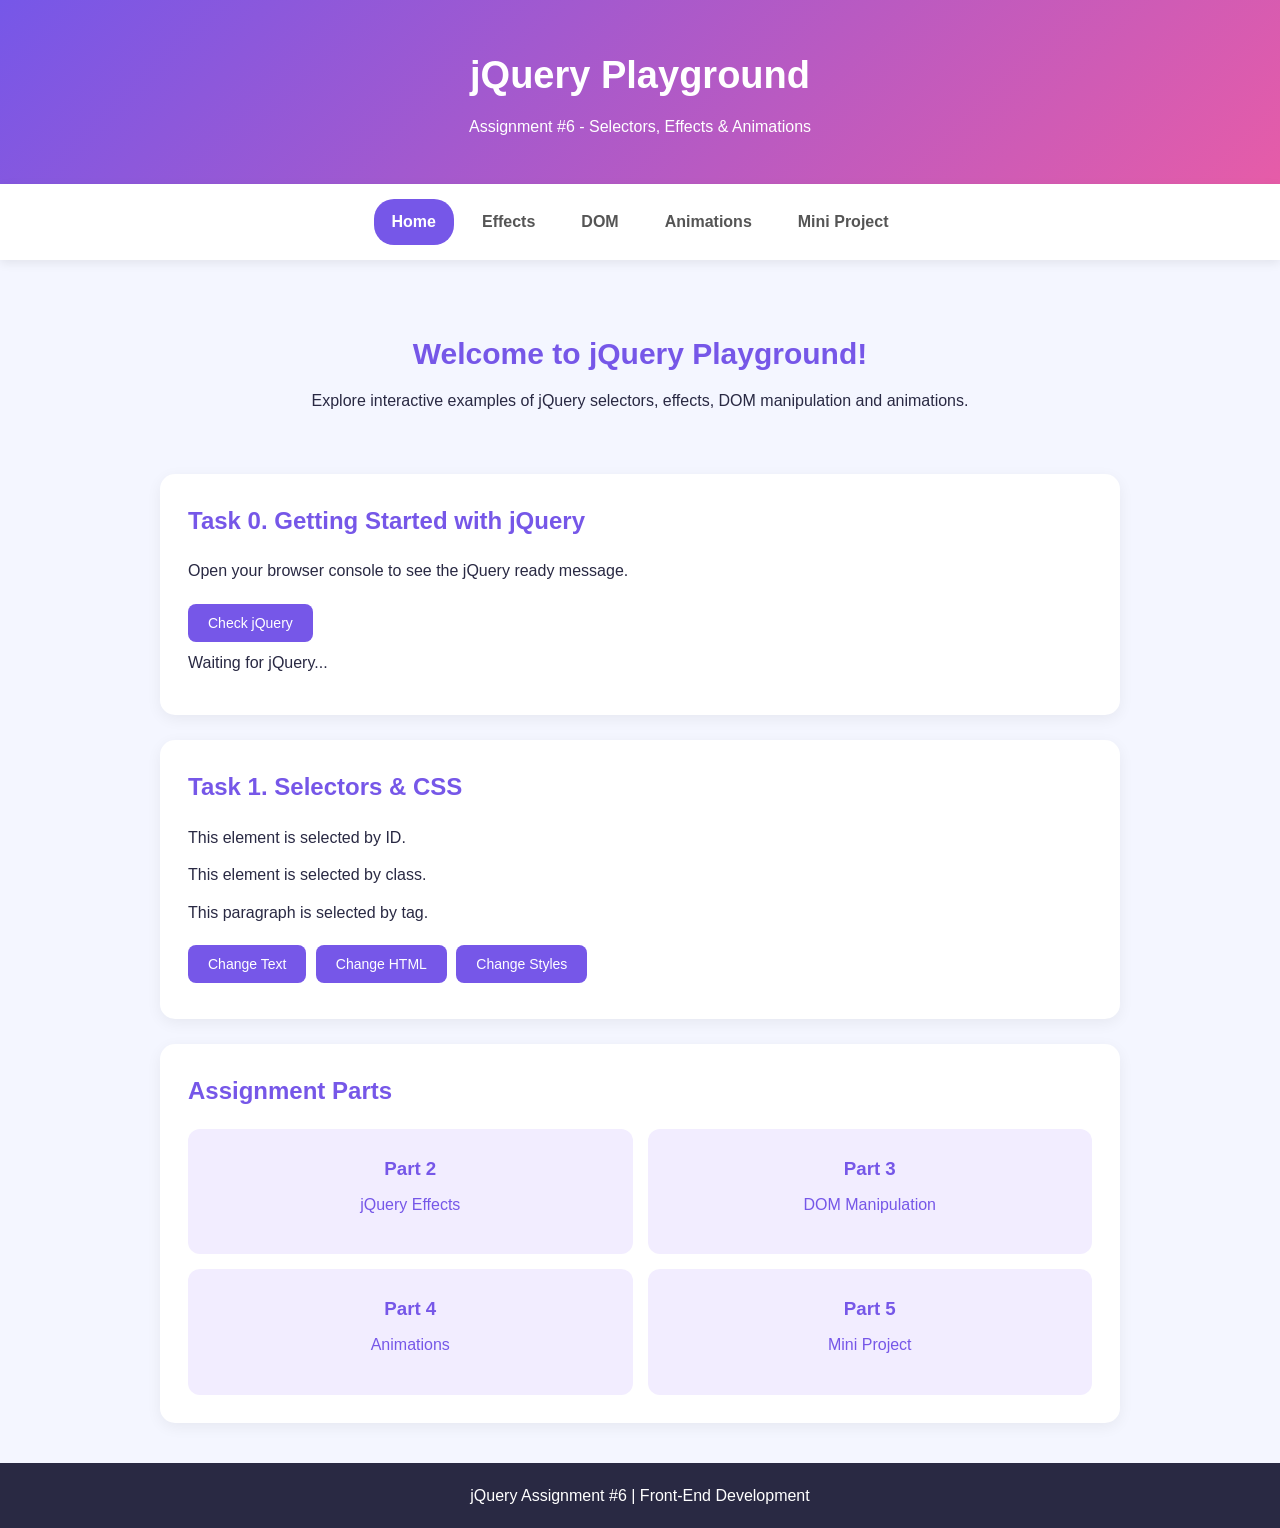
<file: index.html>
<!DOCTYPE html>
<html lang="en">
<head>
    <meta charset="UTF-8">
    <meta name="viewport" content="width=device-width, initial-scale=1.0">
    <title>jQuery Assignment | Home</title>
    <link rel="stylesheet" href="style.css">
    <script src="https://code.jquery.com/jquery-3.7.1.min.js"></script>
    <script src="script.js"></script>
</head>
<body>

<header>
    <h1>jQuery Playground</h1>
    <p>Assignment #6 - Selectors, Effects & Animations</p>
</header>

<nav>
    <a href="index.html" class="active">Home</a>
    <a href="effects.html">Effects</a>
    <a href="dom.html">DOM</a>
    <a href="animations.html">Animations</a>
    <a href="project.html">Mini Project</a>
</nav>

<main>
    <section class="welcome">
        <h2>Welcome to jQuery Playground!</h2>
        <p>Explore interactive examples of jQuery selectors, effects, DOM manipulation and animations.</p>
    </section>

    <section class="card">
        <h2>Task 0. Getting Started with jQuery</h2>
        <p>Open your browser console to see the jQuery ready message.</p>
        <button id="checkJquery">Check jQuery</button>
        <p id="jqueryStatus">Waiting for jQuery...</p>
    </section>

    <section class="card">
        <h2>Task 1. Selectors & CSS</h2>

        <p id="idExample">This element is selected by ID.</p>
        <p class="classExample">This element is selected by class.</p>
        <p>This paragraph is selected by tag.</p>

        <button id="changeText">Change Text</button>
        <button id="changeHtml">Change HTML</button>
        <button id="changeStyle">Change Styles</button>
    </section>

    <section class="card">
        <h2>Assignment Parts</h2>

        <div class="grid">
            <a href="effects.html" class="feature">
                <h3>Part 2</h3>
                <p>jQuery Effects</p>
            </a>

            <a href="dom.html" class="feature">
                <h3>Part 3</h3>
                <p>DOM Manipulation</p>
            </a>

            <a href="animations.html" class="feature">
                <h3>Part 4</h3>
                <p>Animations</p>
            </a>

            <a href="project.html" class="feature">
                <h3>Part 5</h3>
                <p>Mini Project</p>
            </a>
        </div>
    </section>
</main>

<footer>
    <p>jQuery Assignment #6 | Front-End Development</p>
</footer>

</body>
</html>
</file>
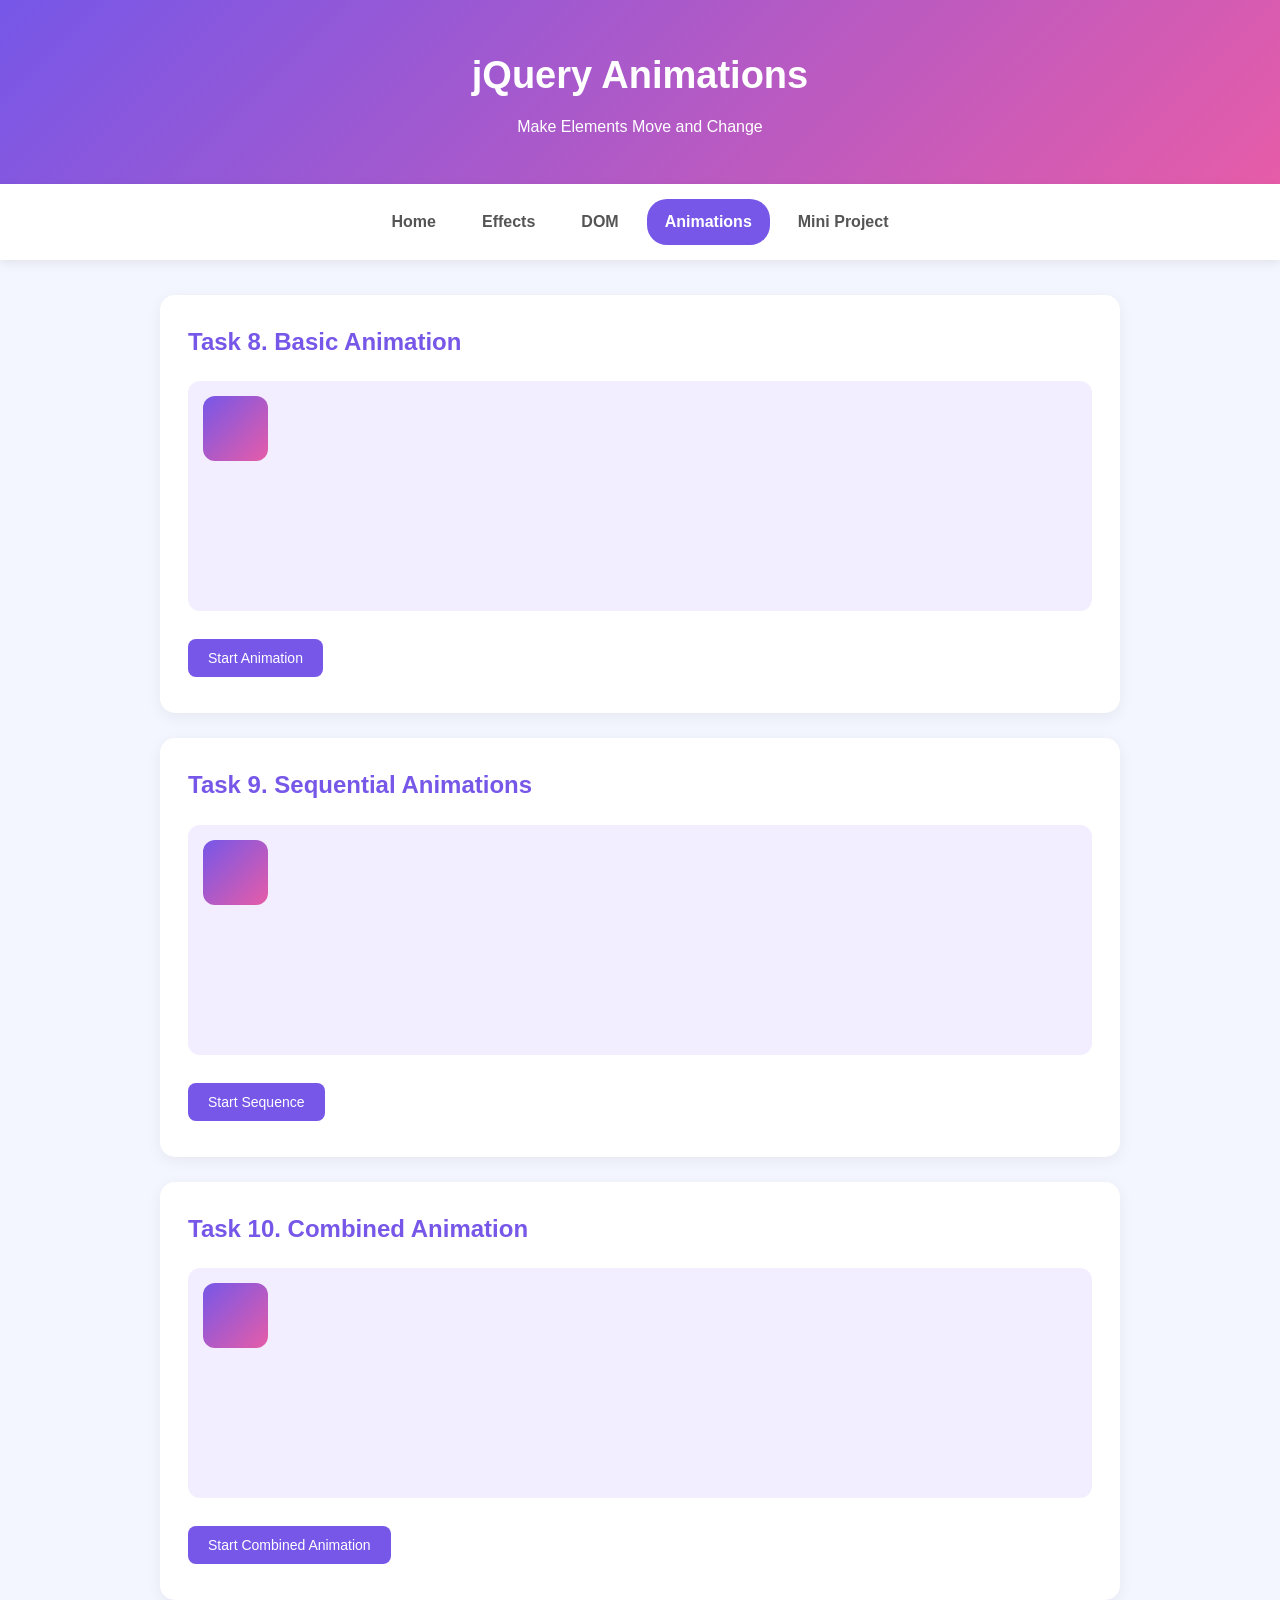
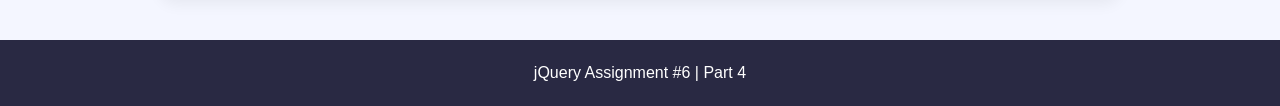
<file: animations.html>
<!DOCTYPE html>
<html lang="en">
<head>
    <meta charset="UTF-8">
    <meta name="viewport" content="width=device-width, initial-scale=1.0">
    <title>jQuery Animations</title>
    <link rel="stylesheet" href="style.css">
    <script src="https://code.jquery.com/jquery-3.7.1.min.js"></script>
    <script src="script.js"></script>
</head>
<body>

<header>
    <h1>jQuery Animations</h1>
    <p>Make Elements Move and Change</p>
</header>

<nav>
    <a href="index.html">Home</a>
    <a href="effects.html">Effects</a>
    <a href="dom.html">DOM</a>
    <a href="animations.html" class="active">Animations</a>
    <a href="project.html">Mini Project</a>
</nav>

<main>

    <section class="card">
        <h2>Task 8. Basic Animation</h2>

        <div class="animation-area">
            <div id="basicBox" class="animation-box"></div>
        </div>

        <button id="basicAnimate">Start Animation</button>
    </section>

    <section class="card">
        <h2>Task 9. Sequential Animations</h2>

        <div class="animation-area">
            <div id="sequenceBox" class="animation-box"></div>
        </div>

        <button id="sequenceAnimate">Start Sequence</button>
    </section>

    <section class="card">
        <h2>Task 10. Combined Animation</h2>

        <div class="animation-area">
            <div id="combinedBox" class="animation-box"></div>
        </div>

        <button id="combinedAnimate">Start Combined Animation</button>
    </section>

</main>

<footer>
    <p>jQuery Assignment #6 | Part 4</p>
</footer>

</body>
</html>
</file>
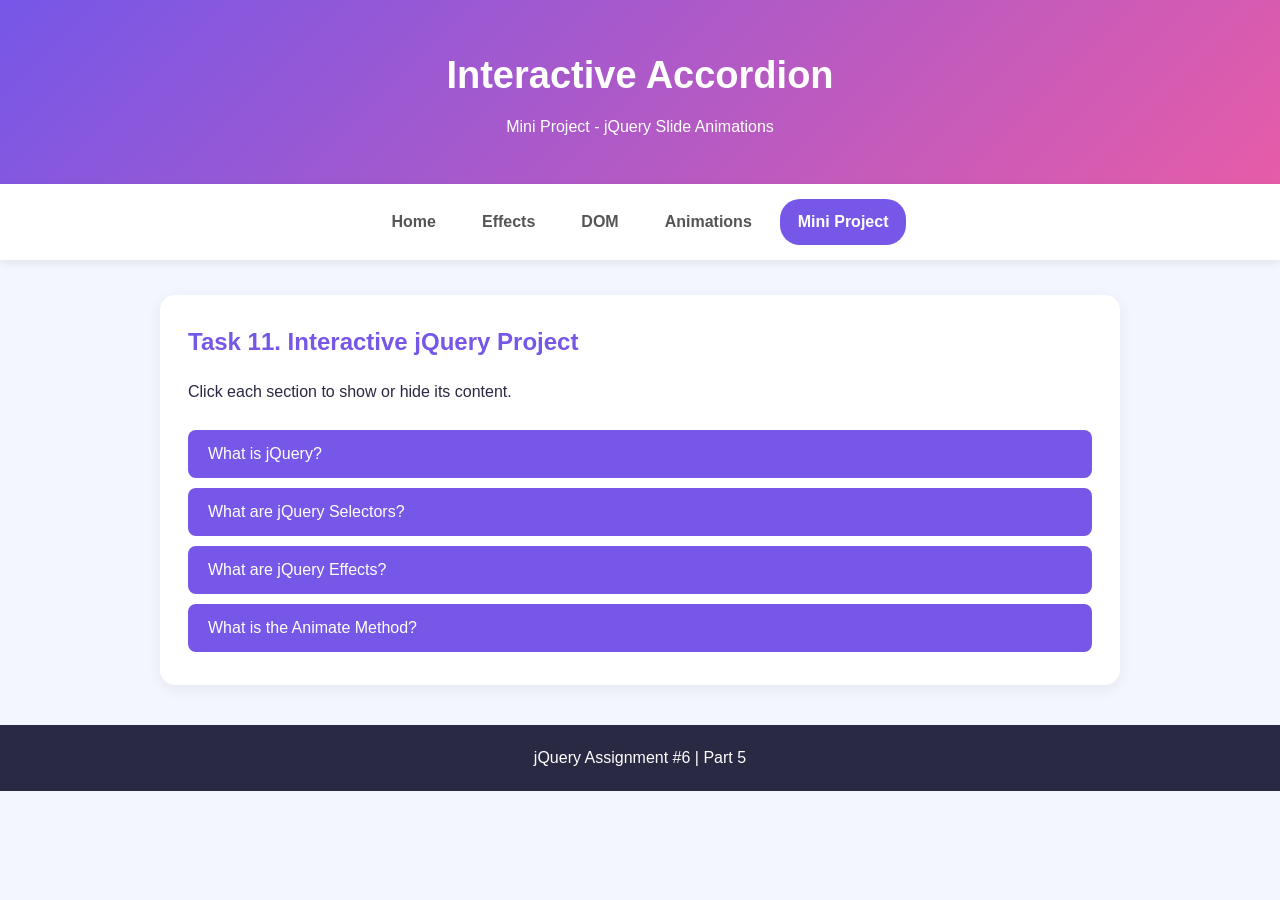
<file: project.html>
<!DOCTYPE html>
<html lang="en">
<head>
    <meta charset="UTF-8">
    <meta name="viewport" content="width=device-width, initial-scale=1.0">
    <title>Mini Project - Accordion</title>
    <link rel="stylesheet" href="style.css">
    <script src="https://code.jquery.com/jquery-3.7.1.min.js"></script>
    <script src="script.js"></script>
</head>
<body>

<header>
    <h1>Interactive Accordion</h1>
    <p>Mini Project - jQuery Slide Animations</p>
</header>

<nav>
    <a href="index.html">Home</a>
    <a href="effects.html">Effects</a>
    <a href="dom.html">DOM</a>
    <a href="animations.html">Animations</a>
    <a href="project.html" class="active">Mini Project</a>
</nav>

<main>

    <section class="card">
        <h2>Task 11. Interactive jQuery Project</h2>

        <p>Click each section to show or hide its content.</p>

        <div class="accordion">

            <button class="accordion-title">What is jQuery?</button>
            <div class="accordion-content">
                <p>jQuery is a JavaScript library that makes HTML manipulation, event handling and animations easier.</p>
            </div>

            <button class="accordion-title">What are jQuery Selectors?</button>
            <div class="accordion-content">
                <p>Selectors allow us to find HTML elements using IDs, classes and tags.</p>
            </div>

            <button class="accordion-title">What are jQuery Effects?</button>
            <div class="accordion-content">
                <p>Effects like hide, show, fade and slide help create interactive websites.</p>
            </div>

            <button class="accordion-title">What is the Animate Method?</button>
            <div class="accordion-content">
                <p>The animate method changes CSS properties over time to create animations.</p>
            </div>

        </div>
    </section>

</main>

<footer>
    <p>jQuery Assignment #6 | Part 5</p>
</footer>

</body>
</html>
</file>
<file: style.css>
* {
    margin: 0;
    padding: 0;
    box-sizing: border-box;
}

body {
    font-family: Arial, sans-serif;
    background: #f4f6ff;
    color: #292943;
    line-height: 1.6;
}

header {
    background: linear-gradient(135deg, #7657e8, #e65ca8);
    color: white;
    text-align: center;
    padding: 45px 20px;
}

header h1 {
    font-size: 38px;
    margin-bottom: 8px;
}

header p {
    font-size: 16px;
}

nav {
    background: white;
    display: flex;
    justify-content: center;
    flex-wrap: wrap;
    gap: 10px;
    padding: 15px;
    box-shadow: 0 3px 10px rgba(0,0,0,0.08);
}

nav a {
    text-decoration: none;
    color: #555;
    padding: 10px 18px;
    border-radius: 20px;
    font-weight: bold;
    transition: 0.3s;
}

nav a:hover,
nav a.active {
    background: #7657e8;
    color: white;
}

main {
    max-width: 1000px;
    margin: 35px auto;
    padding: 0 20px;
}

.welcome {
    text-align: center;
    padding: 35px 20px;
    margin-bottom: 25px;
}

.welcome h2 {
    font-size: 30px;
    color: #7657e8;
    margin-bottom: 10px;
}

.card {
    background: white;
    padding: 28px;
    margin-bottom: 25px;
    border-radius: 15px;
    box-shadow: 0 4px 15px rgba(0,0,0,0.06);
}

.card h2 {
    color: #7657e8;
    margin-bottom: 18px;
}

.card p {
    margin-bottom: 12px;
}

button {
    background: #7657e8;
    color: white;
    border: none;
    padding: 11px 20px;
    margin: 8px 5px 8px 0;
    border-radius: 8px;
    cursor: pointer;
    font-size: 14px;
    transition: 0.3s;
}

button:hover {
    background: #e65ca8;
    transform: translateY(-2px);
}

.grid {
    display: grid;
    grid-template-columns: repeat(2, 1fr);
    gap: 15px;
}

.feature {
    background: #f2edff;
    padding: 25px;
    border-radius: 12px;
    text-align: center;
    text-decoration: none;
    color: #7657e8;
    transition: 0.3s;
}

.feature:hover {
    background: #7657e8;
    color: white;
    transform: translateY(-4px);
}

.feature h3 {
    margin-bottom: 8px;
}

.demo-image {
    display: block;
    width: 100%;
    max-width: 450px;
    height: 250px;
    object-fit: cover;
    border-radius: 12px;
    margin: 20px 0;
}

#slidePanel {
    background: #f2edff;
    padding: 25px;
    border-radius: 10px;
    margin-top: 15px;
}

#slidePanel h3 {
    color: #7657e8;
}

ul {
    padding-left: 25px;
    margin-bottom: 15px;
}

ul li {
    padding: 5px;
}

#dynamicLink {
    color: #7657e8;
    font-weight: bold;
}

input {
    display: block;
    width: 100%;
    padding: 12px;
    margin: 8px 0 18px;
    border: 1px solid #ccc;
    border-radius: 8px;
    font-size: 15px;
}

label {
    font-weight: bold;
}

.output {
    background: #f2edff;
    padding: 20px;
    border-radius: 10px;
    margin-top: 20px;
}

.output h3 {
    color: #7657e8;
    margin-bottom: 10px;
}

.animation-area {
    position: relative;
    width: 100%;
    height: 230px;
    background: #f2edff;
    border-radius: 12px;
    margin: 20px 0;
    overflow: hidden;
}

.animation-box {
    position: absolute;
    width: 65px;
    height: 65px;
    background: linear-gradient(135deg, #7657e8, #e65ca8);
    border-radius: 12px;
    top: 15px;
    left: 15px;
}

.accordion {
    margin-top: 20px;
}

.accordion-title {
    width: 100%;
    text-align: left;
    margin: 5px 0;
    padding: 15px 20px;
    background: #7657e8;
    border-radius: 8px;
    font-size: 16px;
}

.accordion-content {
    display: none;
    background: #f2edff;
    padding: 20px;
    border-radius: 8px;
}

footer {
    background: #292943;
    color: white;
    text-align: center;
    padding: 20px;
    margin-top: 40px;
}

@media (max-width: 600px) {
    header h1 {
        font-size: 28px;
    }

    nav {
        gap: 3px;
    }

    nav a {
        padding: 8px 10px;
        font-size: 13px;
    }

    .grid {
        grid-template-columns: 1fr;
    }

    .card {
        padding: 20px;
    }
}
</file>
